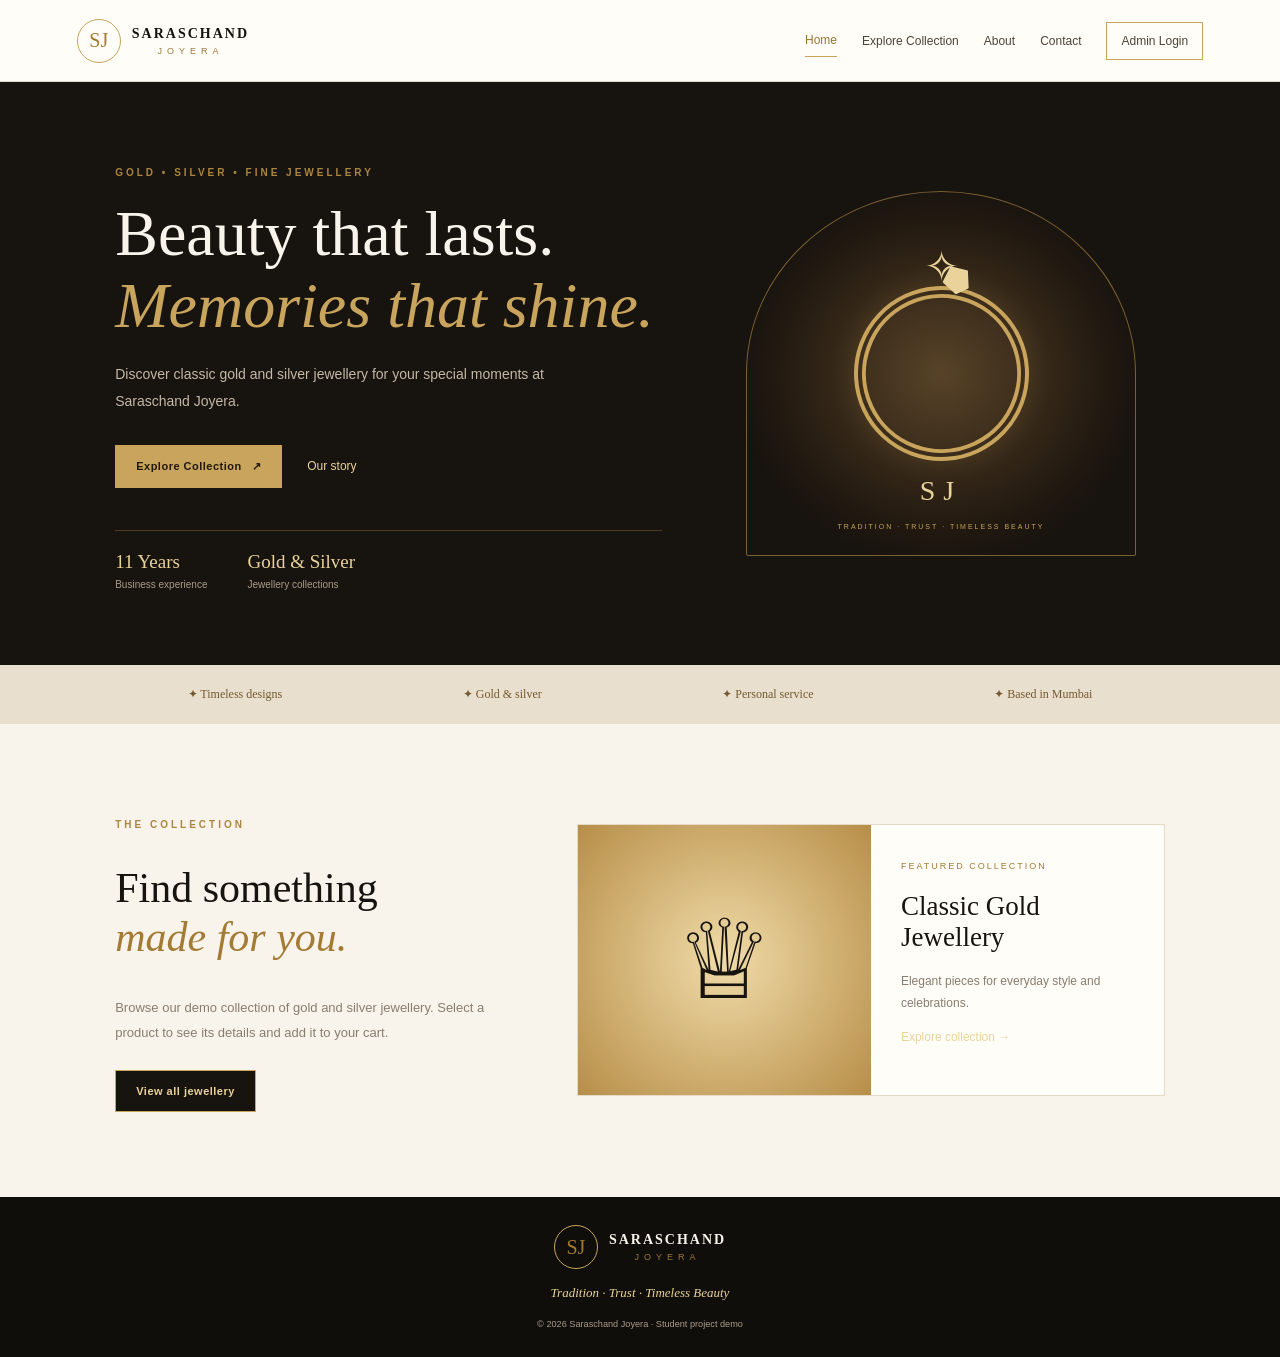
<file: index.html>
<!DOCTYPE html>
<html lang="en">
<head>
  <meta charset="UTF-8"><meta name="viewport" content="width=device-width, initial-scale=1.0">
  <meta name="description" content="Saraschand Joyera gold and silver jewellery, based in Masjid, Mumbai.">
  <title>Saraschand Joyera | Fine Jewellery</title>
  <link rel="stylesheet" href="style.css">
</head>
<body>
<header class="topbar">
  <a class="brand" href="index.html"><span class="monogram">SJ</span><span><strong>SARASCHAND</strong><small>JOYERA</small></span></a>
  <button class="menu-button" id="menuButton" aria-label="Toggle navigation">☰</button>
  <nav id="navigation">
    <a class="active" href="index.html">Home</a>
    <a href="collections.html">Explore Collection</a>
    <a href="about.html">About</a>
    <a href="contact.html">Contact</a>
    <a class="admin-link" href="admin.html">Admin Login</a>
  </nav>
</header>
<main>
  <section class="home-hero">
    <div class="hero-copy">
      <p class="eyebrow">GOLD • SILVER • FINE JEWELLERY</p>
      <h1>Beauty that lasts.<br><em>Memories that shine.</em></h1>
      <p class="intro">Discover classic gold and silver jewellery for your special moments at Saraschand Joyera.</p>
      <div class="actions"><a class="button gold-button" href="collections.html">Explore Collection <span>↗</span></a><a class="simple-link" href="about.html">Our story</a></div>
      <div class="home-facts"><div><b>11 Years</b><span>Business experience</span></div><div><b>Gold & Silver</b><span>Jewellery collections</span></div></div>
    </div>
    <div class="hero-visual" aria-label="Decorative gold jewellery illustration">
      <div class="hero-ring"></div><div class="hero-diamond">✧</div><div class="hero-seal">SJ</div>
      <p>TRADITION · TRUST · TIMELESS BEAUTY</p>
    </div>
  </section>
  <section class="welcome-strip"><span>✦ Timeless designs</span><span>✦ Gold & silver</span><span>✦ Personal service</span><span>✦ Based in Mumbai</span></section>
  <section class="home-feature">
    <div><p class="eyebrow">THE COLLECTION</p><h2>Find something<br><em>made for you.</em></h2><p>Browse our demo collection of gold and silver jewellery. Select a product to see its details and add it to your cart.</p><a class="button dark-button" href="collections.html">View all jewellery</a></div>
    <div class="feature-card"><div class="feature-art gold-art">♕</div><div><small>FEATURED COLLECTION</small><h3>Classic Gold Jewellery</h3><p>Elegant pieces for everyday style and celebrations.</p><a href="collections.html" class="simple-link">Explore collection →</a></div></div>
  </section>
</main>
<footer><a class="brand footer-brand" href="index.html"><span class="monogram">SJ</span><span><strong>SARASCHAND</strong><small>JOYERA</small></span></a><p>Tradition · Trust · Timeless Beauty</p><small>© <span class="year"></span> Saraschand Joyera · Student project demo</small></footer>
<script src="common.js"></script>
</body></html>
</file>
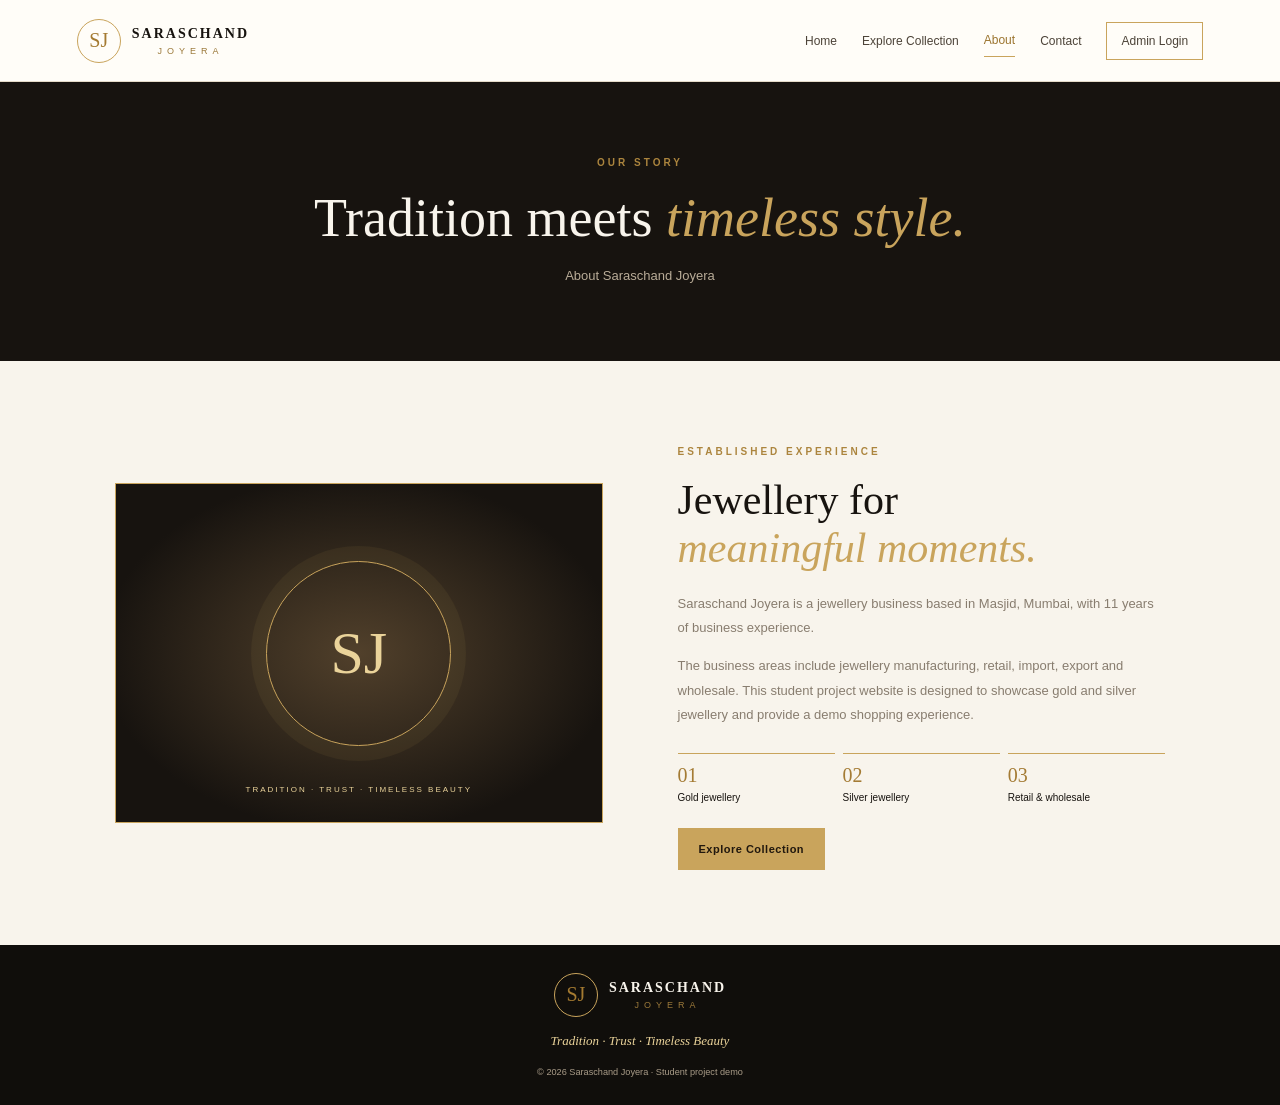
<file: about.html>
<!DOCTYPE html><html lang="en"><head><meta charset="UTF-8"><meta name="viewport" content="width=device-width, initial-scale=1.0"><title>About Us | Saraschand Joyera</title><link rel="stylesheet" href="style.css"></head><body>
<header class="topbar"><a class="brand" href="index.html"><span class="monogram">SJ</span><span><strong>SARASCHAND</strong><small>JOYERA</small></span></a><button class="menu-button" id="menuButton" aria-label="Toggle navigation">☰</button><nav id="navigation"><a href="index.html">Home</a><a href="collections.html">Explore Collection</a><a class="active" href="about.html">About</a><a href="contact.html">Contact</a><a class="admin-link" href="admin.html">Admin Login</a></nav></header>
<main><section class="page-banner"><p class="eyebrow">OUR STORY</p><h1>Tradition meets <em>timeless style.</em></h1><p>About Saraschand Joyera</p></section>
<section class="about-layout"><div class="about-emblem"><div class="large-seal">SJ</div><p>TRADITION · TRUST · TIMELESS BEAUTY</p></div><div class="about-copy"><p class="eyebrow">ESTABLISHED EXPERIENCE</p><h2>Jewellery for<br><em>meaningful moments.</em></h2><p>Saraschand Joyera is a jewellery business based in Masjid, Mumbai, with 11 years of business experience.</p><p>The business areas include jewellery manufacturing, retail, import, export and wholesale. This student project website is designed to showcase gold and silver jewellery and provide a demo shopping experience.</p><div class="about-points"><div><b>01</b><span>Gold jewellery</span></div><div><b>02</b><span>Silver jewellery</span></div><div><b>03</b><span>Retail & wholesale</span></div></div><a class="button gold-button" href="collections.html">Explore Collection</a></div></section></main>
<footer><a class="brand footer-brand" href="index.html"><span class="monogram">SJ</span><span><strong>SARASCHAND</strong><small>JOYERA</small></span></a><p>Tradition · Trust · Timeless Beauty</p><small>© <span class="year"></span> Saraschand Joyera · Student project demo</small></footer><script src="common.js"></script></body></html>
</file>
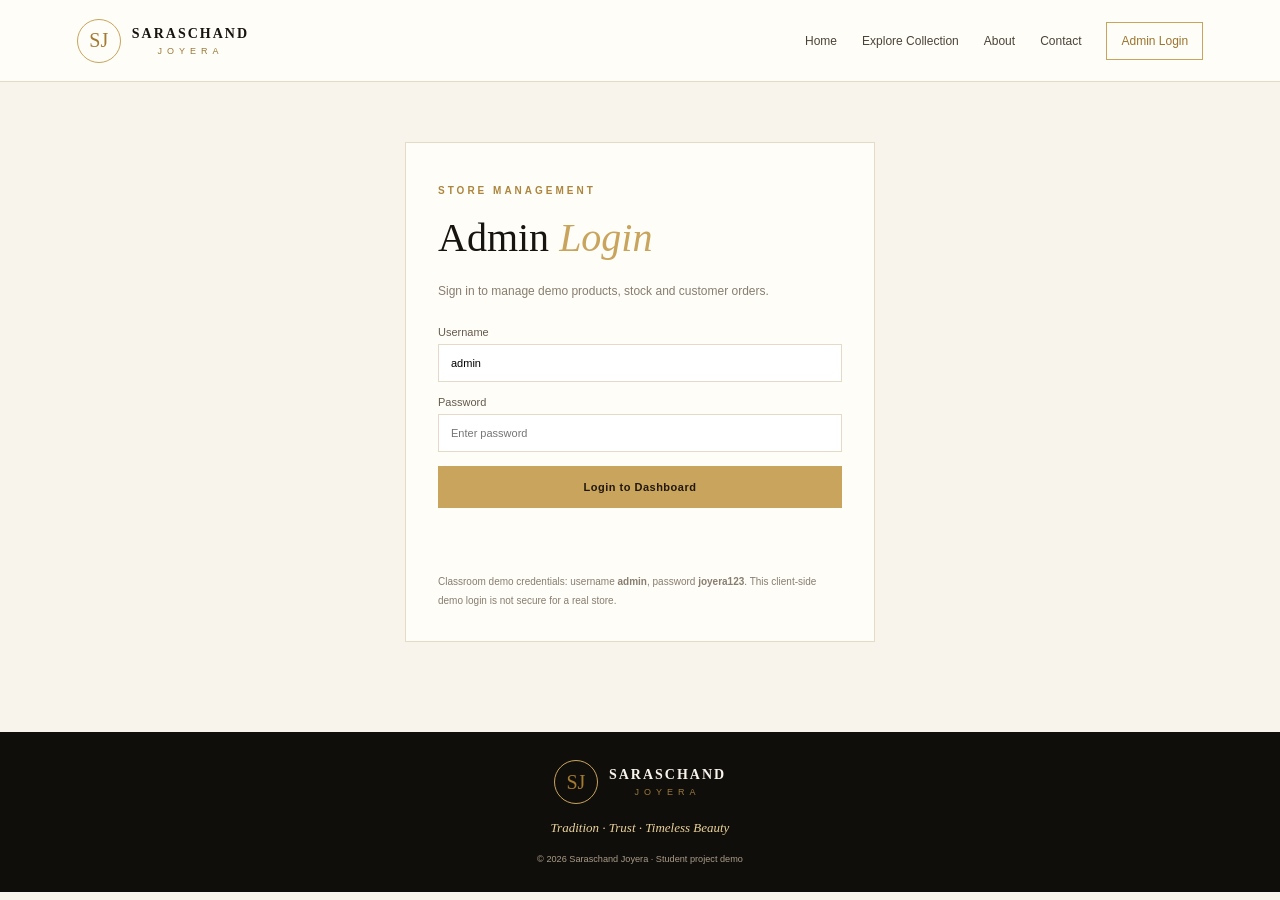
<file: admin.html>
<!DOCTYPE html><html lang="en"><head><meta charset="UTF-8"><meta name="viewport" content="width=device-width, initial-scale=1.0"><title>Admin Dashboard | Saraschand Joyera</title><link rel="stylesheet" href="style.css"></head><body>
<header class="topbar"><a class="brand" href="index.html"><span class="monogram">SJ</span><span><strong>SARASCHAND</strong><small>JOYERA</small></span></a><button class="menu-button" id="menuButton" aria-label="Toggle navigation">☰</button><nav id="navigation"><a href="index.html">Home</a><a href="collections.html">Explore Collection</a><a href="about.html">About</a><a href="contact.html">Contact</a><a class="admin-link active" href="admin.html">Admin Login</a></nav></header>
<main class="admin-page"><section class="admin-login-card" id="loginCard"><p class="eyebrow">STORE MANAGEMENT</p><h1>Admin <em>Login</em></h1><p>Sign in to manage demo products, stock and customer orders.</p><form id="loginForm"><label>Username<input id="adminUsername" value="admin" required></label><label>Password<input id="adminPassword" type="password" placeholder="Enter password" required></label><button class="button gold-button" type="submit">Login to Dashboard</button><p id="loginError" class="error"></p></form><small>Classroom demo credentials: username <b>admin</b>, password <b>joyera123</b>. This client-side demo login is not secure for a real store.</small></section>
<section id="dashboard" hidden><div class="dashboard-title"><div><p class="eyebrow">SARASCHAND JOYERA</p><h1>Admin <em>Dashboard</em></h1></div><button class="button outline-button" id="logoutButton">Log out</button></div><div class="dashboard-tabs"><button class="tab active" data-tab="overview">Overview</button><button class="tab" data-tab="products">Products & Stock</button><button class="tab" data-tab="orders">Orders</button></div>
<div id="overviewTab" class="tab-content"><div class="metrics"><div class="metric"><span>Total products</span><b id="metricProducts">0</b></div><div class="metric"><span>Units in stock</span><b id="metricStock">0</b></div><div class="metric"><span>Demo orders</span><b id="metricOrders">0</b></div><div class="metric"><span>Demo order total</span><b id="metricRevenue">₹0</b></div></div><p class="note">Dashboard data is stored in this browser only. Figures use demo product prices and orders.</p><button class="button outline-button" id="exportCsv">Export products CSV</button></div>
<div id="productsTab" class="tab-content" hidden><form id="productForm" class="admin-product-form"><h2 id="formHeading">Add a product</h2><input id="editId" type="hidden"><div class="form-grid"><label>Product name<input id="pName" required placeholder="Gold Ring"></label><label>Type<select id="pType"><option>Gold</option><option>Silver</option></select></label><label>Price (₹)<input id="pPrice" type="number" min="1" required></label><label>Stock quantity<input id="pStock" type="number" min="0" required></label><label class="wide">Description<input id="pDescription" placeholder="Short product description"></label></div><button class="button gold-button" type="submit">Save Product</button><button class="button outline-button" type="button" id="cancelEdit" hidden>Cancel Edit</button></form><div class="table-wrap"><table><thead><tr><th>Product</th><th>Type</th><th>Price</th><th>Stock</th><th>Actions</th></tr></thead><tbody id="adminProductRows"></tbody></table></div></div>
<div id="ordersTab" class="tab-content" hidden><div id="ordersList"></div></div></section></main>
<footer><a class="brand footer-brand" href="index.html"><span class="monogram">SJ</span><span><strong>SARASCHAND</strong><small>JOYERA</small></span></a><p>Tradition · Trust · Timeless Beauty</p><small>© <span class="year"></span> Saraschand Joyera · Student project demo</small></footer><div id="toast" class="toast"></div><script src="common.js"></script><script src="admin.js"></script></body></html>
</file>
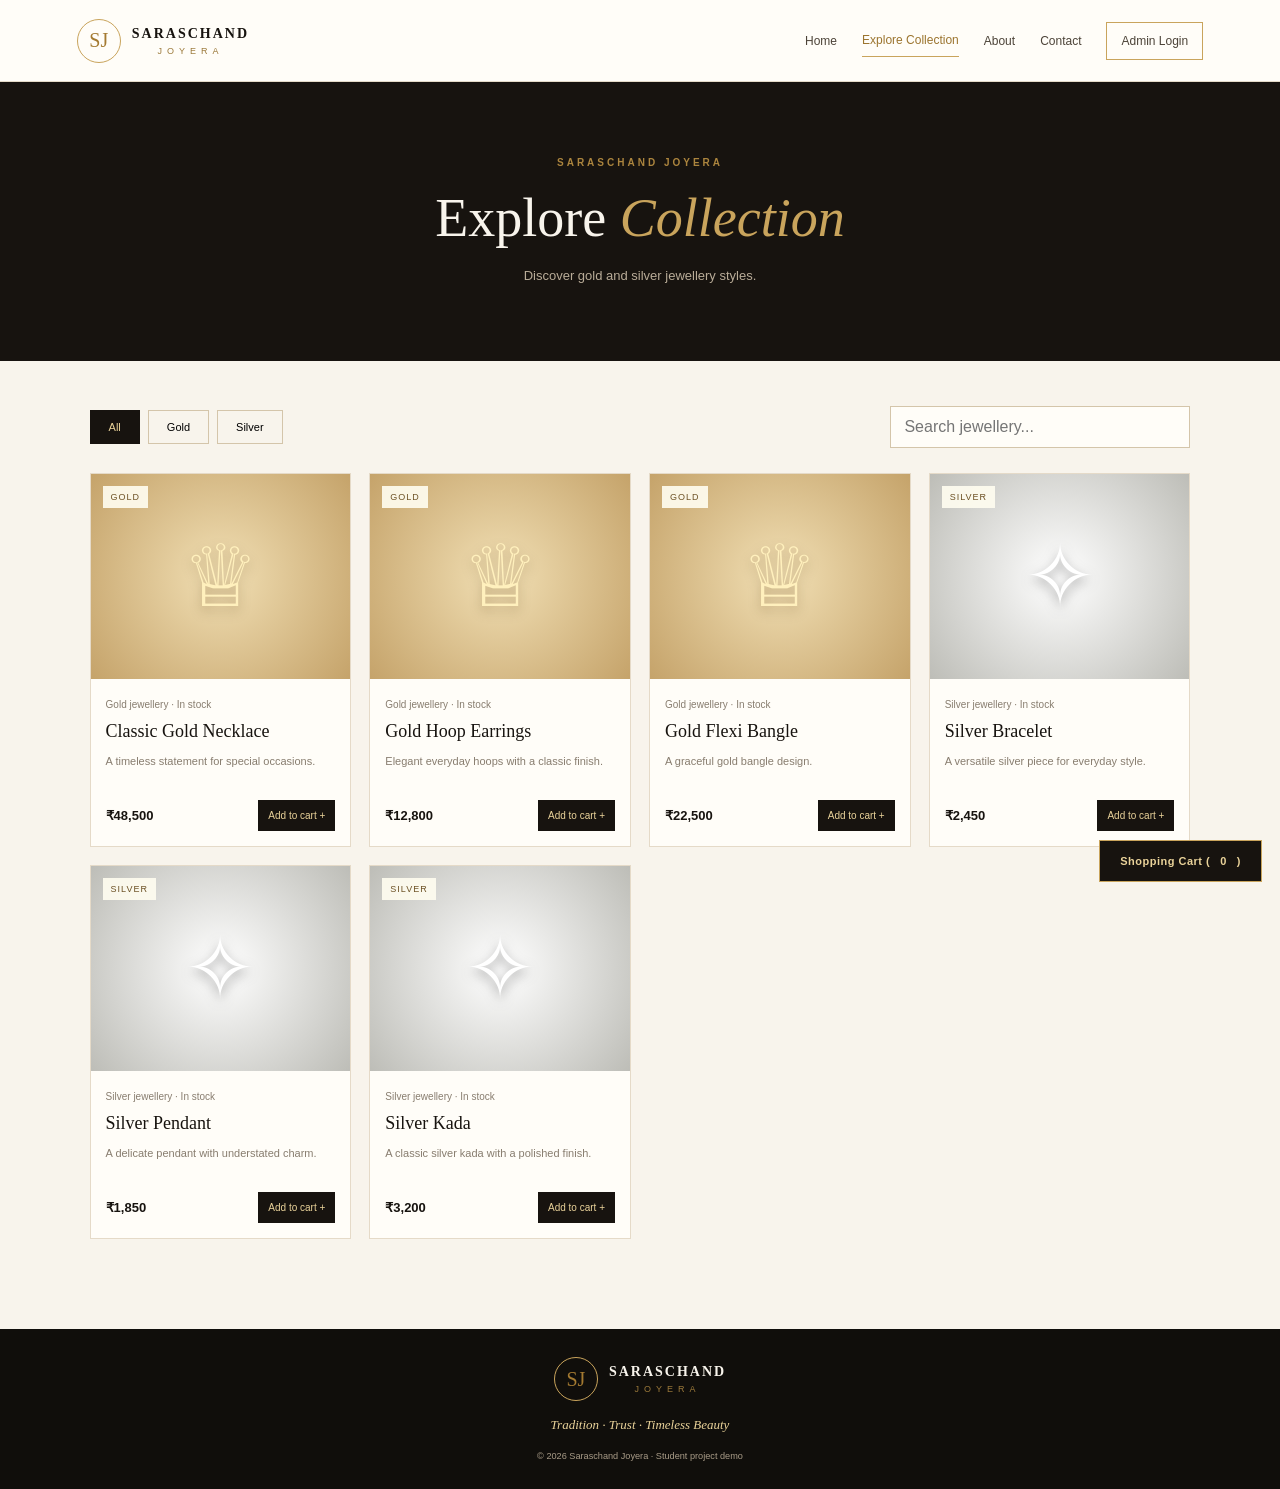
<file: collections.html>
<!DOCTYPE html>
<html lang="en">
<head>
<meta charset="UTF-8"><meta name="viewport" content="width=device-width, initial-scale=1.0">
<title>Explore Collection | Saraschand Joyera</title><link rel="stylesheet" href="style.css">
</head><body>
<header class="topbar"><a class="brand" href="index.html"><span class="monogram">SJ</span><span><strong>SARASCHAND</strong><small>JOYERA</small></span></a><button class="menu-button" id="menuButton" aria-label="Toggle navigation">☰</button><nav id="navigation"><a href="index.html">Home</a><a class="active" href="collections.html">Explore Collection</a><a href="about.html">About</a><a href="contact.html">Contact</a><a class="admin-link" href="admin.html">Admin Login</a></nav></header>
<main>
<section class="page-banner"><p class="eyebrow">SARASCHAND JOYERA</p><h1>Explore <em>Collection</em></h1><p>Discover gold and silver jewellery styles.</p></section>
<section class="collection-section">
<div class="collection-tools"><div class="filters"><button class="filter active" data-filter="All">All</button><button class="filter" data-filter="Gold">Gold</button><button class="filter" data-filter="Silver">Silver</button></div><input id="searchProducts" type="search" placeholder="Search jewellery..."></div>
<div class="product-grid" id="productGrid"></div>
</section>
</main>
<div class="cart-float"><button class="button dark-button" id="cartToggle">Shopping Cart (<span id="cartCount">0</span>)</button></div>
<div class="cart-overlay" id="cartOverlay" hidden><aside class="cart-panel"><div class="panel-heading"><h2>Your Cart</h2><button class="icon-close" id="closeCart">×</button></div><div id="cartItems"></div><div class="cart-total"><span>Total</span><b id="cartTotal">₹0</b></div><form id="checkoutForm" class="checkout-form"><h3>Demo checkout</h3><input id="customerName" placeholder="Your name" required><input id="customerPhone" placeholder="Phone number" required><textarea id="customerAddress" placeholder="Delivery address" required></textarea><button class="button gold-button" type="submit">Place Demo Order</button><small>No real payment is collected. Orders are stored in this browser only.</small></form></aside></div>
<footer><a class="brand footer-brand" href="index.html"><span class="monogram">SJ</span><span><strong>SARASCHAND</strong><small>JOYERA</small></span></a><p>Tradition · Trust · Timeless Beauty</p><small>© <span class="year"></span> Saraschand Joyera · Student project demo</small></footer>
<div id="toast" class="toast"></div><script src="common.js"></script><script src="collections.js"></script>
</body></html>
</file>
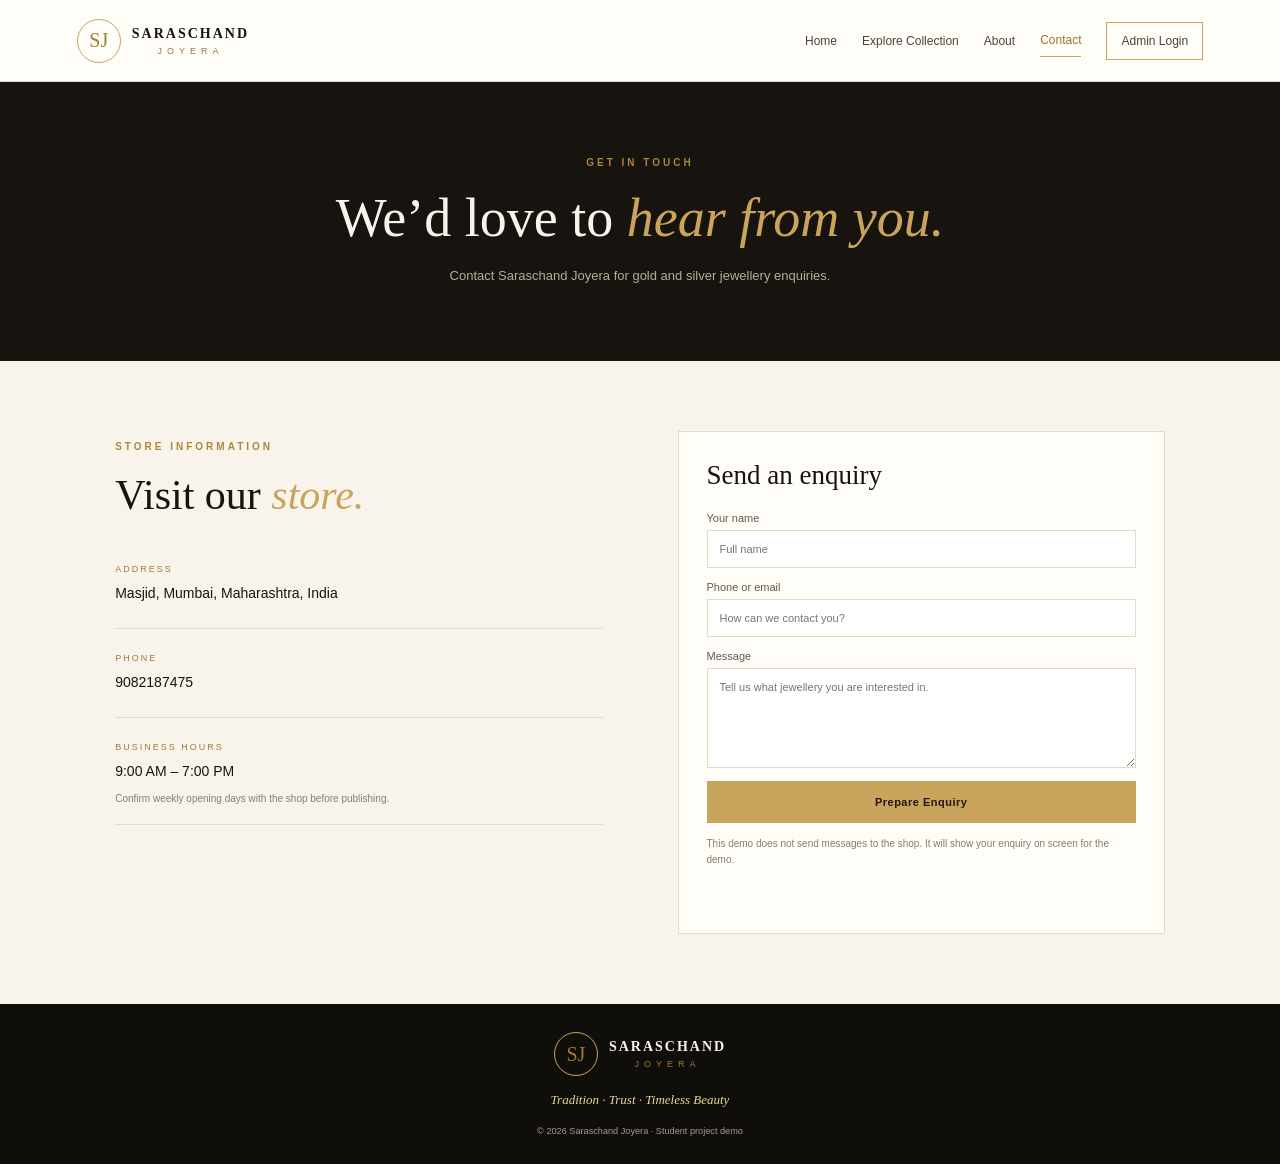
<file: contact.html>
<!DOCTYPE html><html lang="en"><head><meta charset="UTF-8"><meta name="viewport" content="width=device-width, initial-scale=1.0"><title>Contact | Saraschand Joyera</title><link rel="stylesheet" href="style.css"></head><body>
<header class="topbar"><a class="brand" href="index.html"><span class="monogram">SJ</span><span><strong>SARASCHAND</strong><small>JOYERA</small></span></a><button class="menu-button" id="menuButton" aria-label="Toggle navigation">☰</button><nav id="navigation"><a href="index.html">Home</a><a href="collections.html">Explore Collection</a><a href="about.html">About</a><a class="active" href="contact.html">Contact</a><a class="admin-link" href="admin.html">Admin Login</a></nav></header>
<main><section class="page-banner"><p class="eyebrow">GET IN TOUCH</p><h1>We’d love to <em>hear from you.</em></h1><p>Contact Saraschand Joyera for gold and silver jewellery enquiries.</p></section>
<section class="contact-layout"><div class="contact-details"><p class="eyebrow">STORE INFORMATION</p><h2>Visit our <em>store.</em></h2><div class="detail"><span>ADDRESS</span><p>Masjid, Mumbai, Maharashtra, India</p></div><div class="detail"><span>PHONE</span><p><a href="tel:9082187475">9082187475</a></p></div><div class="detail"><span>BUSINESS HOURS</span><p>9:00 AM – 7:00 PM</p><small>Confirm weekly opening days with the shop before publishing.</small></div></div>
<form class="contact-form" id="contactForm"><h2>Send an enquiry</h2><label>Your name<input id="enquiryName" required placeholder="Full name"></label><label>Phone or email<input id="enquiryContact" required placeholder="How can we contact you?"></label><label>Message<textarea id="enquiryMessage" required placeholder="Tell us what jewellery you are interested in."></textarea></label><button class="button gold-button" type="submit">Prepare Enquiry</button><small>This demo does not send messages to the shop. It will show your enquiry on screen for the demo.</small><p id="enquiryResult" class="enquiry-result"></p></form></section></main>
<footer><a class="brand footer-brand" href="index.html"><span class="monogram">SJ</span><span><strong>SARASCHAND</strong><small>JOYERA</small></span></a><p>Tradition · Trust · Timeless Beauty</p><small>© <span class="year"></span> Saraschand Joyera · Student project demo</small></footer><script src="common.js"></script><script src="contact.js"></script></body></html>
</file>
<file: style.css>
:root{--black:#17130f;--black2:#241b13;--gold:#c9a45c;--goldlight:#ead39a;--cream:#f8f4ec;--paper:#fffdf8;--muted:#887d6f;--line:#e5dac8}*{box-sizing:border-box}html{scroll-behavior:smooth}body{margin:0;background:var(--cream);color:var(--black);font-family:Arial,Helvetica,sans-serif}a{color:inherit;text-decoration:none}button,input,textarea,select{font:inherit}button{cursor:pointer}.topbar{height:82px;background:var(--paper);border-bottom:1px solid var(--line);padding:0 6vw;display:flex;justify-content:space-between;align-items:center;position:sticky;top:0;z-index:10}.brand{display:flex;align-items:center;gap:11px}.monogram{width:44px;height:44px;border:1px solid var(--gold);border-radius:50%;display:grid;place-items:center;color:#a47a31;font:20px Georgia,serif}.brand strong{display:block;font: bold 14px Georgia,serif;letter-spacing:2px}.brand small{display:block;text-align:center;font-size:9px;letter-spacing:5px;color:#9b793a;margin-top:4px}nav{display:flex;align-items:center;gap:25px;font-size:12px}nav a{padding:9px 0;color:#4c4338}nav a:hover,nav a.active{color:#9b742e}nav a.active{border-bottom:1px solid var(--gold)}nav .admin-link{border:1px solid var(--gold);padding:11px 14px}.menu-button{display:none;border:0;background:none;font-size:25px}.home-hero{background:var(--black);color:var(--cream);padding:75px 9vw;min-height:560px;display:grid;grid-template-columns:1.1fr .9fr;align-items:center;gap:55px}.eyebrow{font-size:10px;letter-spacing:3px;color:#ac853e;font-weight:bold}.hero-copy h1,.page-banner h1,.about-copy h2,.contact-details h2,.admin-login-card h1,.dashboard-title h1{font:normal clamp(38px,5vw,65px)/1.12 Georgia,serif;margin:20px 0}.hero-copy h1 em,.page-banner h1 em,.about-copy h2 em,.contact-details h2 em,.admin-login-card h1 em,.dashboard-title h1 em{color:var(--gold);font-weight:normal}.intro{font-size:14px;color:#c4b8a6;line-height:1.9;max-width:490px}.actions{display:flex;align-items:center;gap:25px;margin-top:30px}.button{display:inline-flex;justify-content:center;align-items:center;gap:10px;padding:14px 20px;border:1px solid var(--gold);font-size:11px;font-weight:bold;letter-spacing:.5px}.gold-button{background:var(--gold);color:#21180e}.gold-button:hover{background:var(--goldlight)}.dark-button{background:var(--black);color:var(--goldlight)}.outline-button{background:transparent;color:var(--black)}.simple-link{font-size:12px;color:var(--goldlight)}.home-facts{display:flex;gap:40px;border-top:1px solid #4c3b26;margin-top:42px;padding-top:20px}.home-facts b,.home-facts span{display:block}.home-facts b{font:19px Georgia,serif;color:var(--goldlight)}.home-facts span{font-size:10px;color:#aa9c89;margin-top:6px}.hero-visual{height:365px;max-width:390px;width:100%;justify-self:center;border:1px solid #7d6031;border-radius:50% 50% 2px 2px;background:radial-gradient(ellipse,#584328,#221910 60%,#17130f 75%);position:relative;display:grid;place-items:center}.hero-ring{width:175px;height:175px;border:12px double var(--gold);border-radius:50%;transform:rotate(-25deg);box-shadow:0 0 30px #c9a45c22}.hero-ring:after{content:"";position:absolute;right:8px;top:-18px;width:28px;height:28px;background:var(--goldlight);clip-path:polygon(50% 0,100% 40%,75% 100%,25% 100%,0 40%)}.hero-diamond{position:absolute;top:50px;color:var(--goldlight);font-size:42px}.hero-seal{position:absolute;bottom:48px;font:28px Georgia,serif;color:var(--goldlight);letter-spacing:8px}.hero-visual p{position:absolute;bottom:18px;font-size:7px;letter-spacing:2px;color:#c9a45c}.welcome-strip{display:flex;justify-content:space-evenly;gap:15px;flex-wrap:wrap;background:#e9dfce;padding:22px;color:#745a2e;font:12px Georgia,serif}.home-feature{padding:85px 9vw;display:grid;grid-template-columns:.8fr 1.2fr;gap:70px;align-items:center}.home-feature h2,.feature-card h3{font:normal 42px/1.15 Georgia,serif}.home-feature h2 em{color:#a47b34;font-weight:normal}.home-feature>div:first-child>p:not(.eyebrow){font-size:13px;line-height:1.9;color:var(--muted);max-width:390px;margin-bottom:25px}.feature-card{display:grid;grid-template-columns:1fr 1fr;background:var(--paper);border:1px solid var(--line)}.feature-art{min-height:270px;display:grid;place-items:center;font:110px Georgia,serif}.gold-art{background:radial-gradient(circle,#f0dba8,#b78e48)}.feature-card>div:last-child{padding:30px}.feature-card small{font-size:9px;letter-spacing:2px;color:#a47b34}.feature-card h3{font-size:27px;margin:18px 0}.feature-card p{font-size:12px;line-height:1.8;color:var(--muted)}footer{background:#100e0b;color:#a99c88;padding:28px 7vw;text-align:center;font-size:11px}footer .brand{color:var(--cream);justify-content:center}footer p{color:var(--goldlight);font:italic 13px Georgia,serif;margin:16px 0}.page-banner{background:var(--black);color:var(--cream);padding:65px 8vw;text-align:center}.page-banner h1{font-size:clamp(35px,4.5vw,54px)}.page-banner>p:last-child{font-size:13px;color:#b9ac98}.collection-section{padding:45px 7vw 90px}.collection-tools{display:flex;align-items:center;justify-content:space-between;gap:20px;margin-bottom:25px}.filters{display:flex;gap:8px}.filter{padding:10px 18px;background:transparent;border:1px solid #d4c5aa;font-size:11px}.filter.active{background:var(--black);color:var(--goldlight);border-color:var(--black)}#searchProducts{padding:11px 13px;border:1px solid #d4c5aa;background:var(--paper);width:min(300px,100%);outline-color:var(--gold)}.product-grid{display:grid;grid-template-columns:repeat(4,minmax(0,1fr));gap:18px}.product-card{background:var(--paper);border:1px solid var(--line);min-width:0}.product-art{height:205px;display:grid;place-items:center;position:relative;background:radial-gradient(circle,#f1dfb4,#c5a36a)}.product-art.silver{background:radial-gradient(circle,#fff,#bdbdb7)}.jewel-icon{font:86px Georgia,serif;color:#fff0bd;text-shadow:0 5px 12px #6a4a1c66}.product-art.silver .jewel-icon{color:#fff;text-shadow:0 5px 12px #5558}.product-tag{position:absolute;left:12px;top:12px;background:#fffdf0e8;color:#6c5124;padding:6px 8px;font-size:9px;letter-spacing:1px}.product-info{padding:15px}.product-info small{color:var(--muted);font-size:10px}.product-info h3{font:18px Georgia,serif;margin:9px 0}.product-info p{font-size:11px;color:var(--muted);line-height:1.5;min-height:32px}.product-bottom{display:flex;justify-content:space-between;align-items:center;gap:7px;margin-top:15px}.price{font-size:13px;font-weight:bold}.add-cart{border:0;background:var(--black);color:var(--goldlight);padding:10px;font-size:10px}.add-cart:disabled{opacity:.4}.cart-float{position:fixed;bottom:18px;right:18px;z-index:8}.cart-overlay{position:fixed;inset:0;background:#0009;z-index:30;display:flex;justify-content:flex-end}.cart-overlay[hidden]{display:none}.cart-panel{width:min(440px,100%);height:100%;overflow:auto;background:var(--paper);padding:25px}.panel-heading{display:flex;align-items:center;justify-content:space-between;border-bottom:1px solid var(--line);padding-bottom:15px}.panel-heading h2{font:25px Georgia,serif}.icon-close{background:none;border:0;font-size:28px}.cart-row{padding:15px 0;border-bottom:1px solid var(--line);display:flex;justify-content:space-between;gap:10px;font-size:12px}.cart-row small{display:block;color:var(--muted);margin-top:4px}.cart-row button{margin-left:7px;padding:5px;border:1px solid var(--line);background:transparent;font-size:10px}.cart-total{display:flex;justify-content:space-between;padding:20px 0}.checkout-form{display:grid;gap:10px}.checkout-form h3{font:20px Georgia,serif}.checkout-form input,.checkout-form textarea{padding:12px;border:1px solid var(--line);width:100%}.checkout-form textarea{min-height:75px}.checkout-form small,.note{font-size:11px;line-height:1.6;color:var(--muted)}.about-layout{padding:75px 9vw;display:grid;grid-template-columns:1fr 1fr;align-items:center;gap:75px}.about-emblem{height:340px;background:radial-gradient(ellipse,#51402b,#17130f 75%);border:1px solid var(--gold);display:flex;align-items:center;justify-content:center;position:relative}.large-seal{width:185px;height:185px;border:1px solid var(--gold);border-radius:50%;display:grid;place-items:center;color:var(--goldlight);font:60px Georgia,serif;box-shadow:0 0 0 15px #c9a45c12}.about-emblem p{position:absolute;bottom:20px;color:var(--goldlight);font-size:8px;letter-spacing:2px}.about-copy h2,.contact-details h2{font-size:42px}.about-copy>p:not(.eyebrow){font-size:13px;color:var(--muted);line-height:1.9}.about-points{display:grid;grid-template-columns:repeat(3,1fr);gap:8px;margin:25px 0}.about-points div{border-top:1px solid var(--gold);padding-top:10px}.about-points b{display:block;color:#a47b34;font:20px Georgia,serif}.about-points span{display:block;font-size:10px;margin-top:5px}.contact-layout{padding:70px 9vw;display:grid;grid-template-columns:1fr 1fr;gap:75px}.contact-details>p:not(.eyebrow){color:var(--muted)}.detail{border-bottom:1px solid var(--line);padding:18px 0}.detail span{font-size:9px;letter-spacing:2px;color:#a47b34}.detail p{font-size:14px;margin:9px 0}.detail small{font-size:10px;color:var(--muted)}.contact-form{background:var(--paper);border:1px solid var(--line);padding:28px;display:grid;gap:13px}.contact-form h2{font:27px Georgia,serif;margin:0 0 8px}.contact-form label,.admin-login-card label,.admin-product-form label{font-size:11px;color:#655a4c}.contact-form input,.contact-form textarea,.admin-login-card input,.admin-product-form input,.admin-product-form select{display:block;width:100%;padding:12px;margin-top:6px;border:1px solid var(--line);background:white;outline-color:var(--gold)}.contact-form textarea{min-height:100px;resize:vertical}.contact-form small{font-size:10px;line-height:1.6;color:var(--muted)}.enquiry-result{font-size:12px;line-height:1.7;color:#5b4928;overflow-wrap:anywhere}.admin-page{padding:60px 7vw 90px;min-height:65vh}.admin-login-card{max-width:470px;margin:0 auto;background:var(--paper);border:1px solid var(--line);padding:32px}.admin-login-card h1{font-size:40px}.admin-login-card>p:not(.eyebrow){font-size:12px;color:var(--muted);line-height:1.7}.admin-login-card form{display:grid;gap:14px;margin:25px 0}.admin-login-card>small{font-size:10px;line-height:1.7;color:var(--muted)}.error{color:#a33;font-size:12px}.dashboard-title{display:flex;align-items:center;justify-content:space-between;gap:20px}.dashboard-title h1{font-size:42px}.dashboard-tabs{display:flex;border-bottom:1px solid var(--line);margin:25px 0}.tab{background:transparent;border:0;padding:13px 18px;font-size:12px;color:var(--muted)}.tab.active{color:var(--black);border-bottom:2px solid var(--gold);font-weight:bold}.metrics{display:grid;grid-template-columns:repeat(4,1fr);gap:13px;margin:20px 0}.metric{padding:20px;background:#eee4d2}.metric span{display:block;font-size:10px;color:var(--muted)}.metric b{display:block;font:26px Georgia,serif;margin-top:12px}.admin-product-form{background:var(--paper);border:1px solid var(--line);padding:22px;margin-bottom:25px}.admin-product-form h2{font:23px Georgia,serif;margin:0 0 18px}.form-grid{display:grid;grid-template-columns:repeat(2,1fr);gap:14px;margin-bottom:15px}.form-grid .wide{grid-column:1/-1}.table-wrap{overflow:auto}table{width:100%;border-collapse:collapse;background:var(--paper);font-size:11px;min-width:550px}th,td{text-align:left;padding:13px 10px;border-bottom:1px solid var(--line)}th{color:#856a3b;font-size:9px;letter-spacing:1px;text-transform:uppercase}.table-action{padding:6px 9px;border:1px solid var(--line);background:white;font-size:10px;margin:2px}.delete-action{color:#a33}.order-card{padding:16px;border:1px solid var(--line);background:var(--paper);margin:12px 0;font-size:12px}.order-card p{line-height:1.7;color:var(--muted)}.toast{position:fixed;bottom:25px;left:50%;transform:translateX(-50%);background:var(--black);color:var(--goldlight);padding:13px 20px;z-index:60;display:none;font-size:12px;max-width:90vw}.toast.show{display:block}@media(max-width:950px){nav{gap:14px}.product-grid{grid-template-columns:repeat(2,minmax(0,1fr))}.home-hero{padding:60px 6vw;gap:25px}.about-layout,.contact-layout{gap:35px}.home-feature{gap:35px;padding:65px 6vw}}@media(max-width:680px){.topbar{height:70px;padding:0 5vw}.menu-button{display:block}nav{display:none;position:absolute;top:70px;left:0;right:0;padding:20px;background:var(--paper);border-bottom:1px solid var(--line);flex-direction:column;align-items:stretch;gap:8px}nav.open{display:flex}nav a{padding:10px}.home-hero{grid-template-columns:1fr;padding:50px 7vw}.hero-copy h1{font-size:42px}.hero-visual{height:275px;max-width:300px;width:100%}.hero-ring{width:140px;height:140px}.home-facts{gap:25px}.welcome-strip{font-size:10px}.home-feature{grid-template-columns:1fr;padding:55px 7vw}.home-feature h2{font-size:37px}.feature-card{grid-template-columns:1fr 1fr}.feature-art{min-height:210px;font-size:75px}.feature-card>div:last-child{padding:18px}.feature-card h3{font-size:21px}.page-banner{padding:48px 6vw}.collection-section{padding:30px 5vw 80px}.collection-tools{align-items:stretch;flex-direction:column}.product-grid{gap:10px}.product-art{height:150px}.jewel-icon{font-size:68px}.product-info{padding:11px}.product-info h3{font-size:15px}.product-bottom{align-items:flex-start;flex-direction:column}.add-cart{width:100%}.about-layout,.contact-layout{grid-template-columns:1fr;padding:50px 7vw}.about-emblem{height:270px}.about-copy h2,.contact-details h2{font-size:36px}.metrics{grid-template-columns:repeat(2,1fr);gap:8px}.metric{padding:13px}.metric b{font-size:22px}.admin-page{padding:35px 5vw 65px}.admin-login-card{padding:22px}.dashboard-title h1{font-size:32px}.form-grid{grid-template-columns:1fr}.form-grid .wide{grid-column:auto}.cart-float{right:10px;bottom:10px}}
</file>
